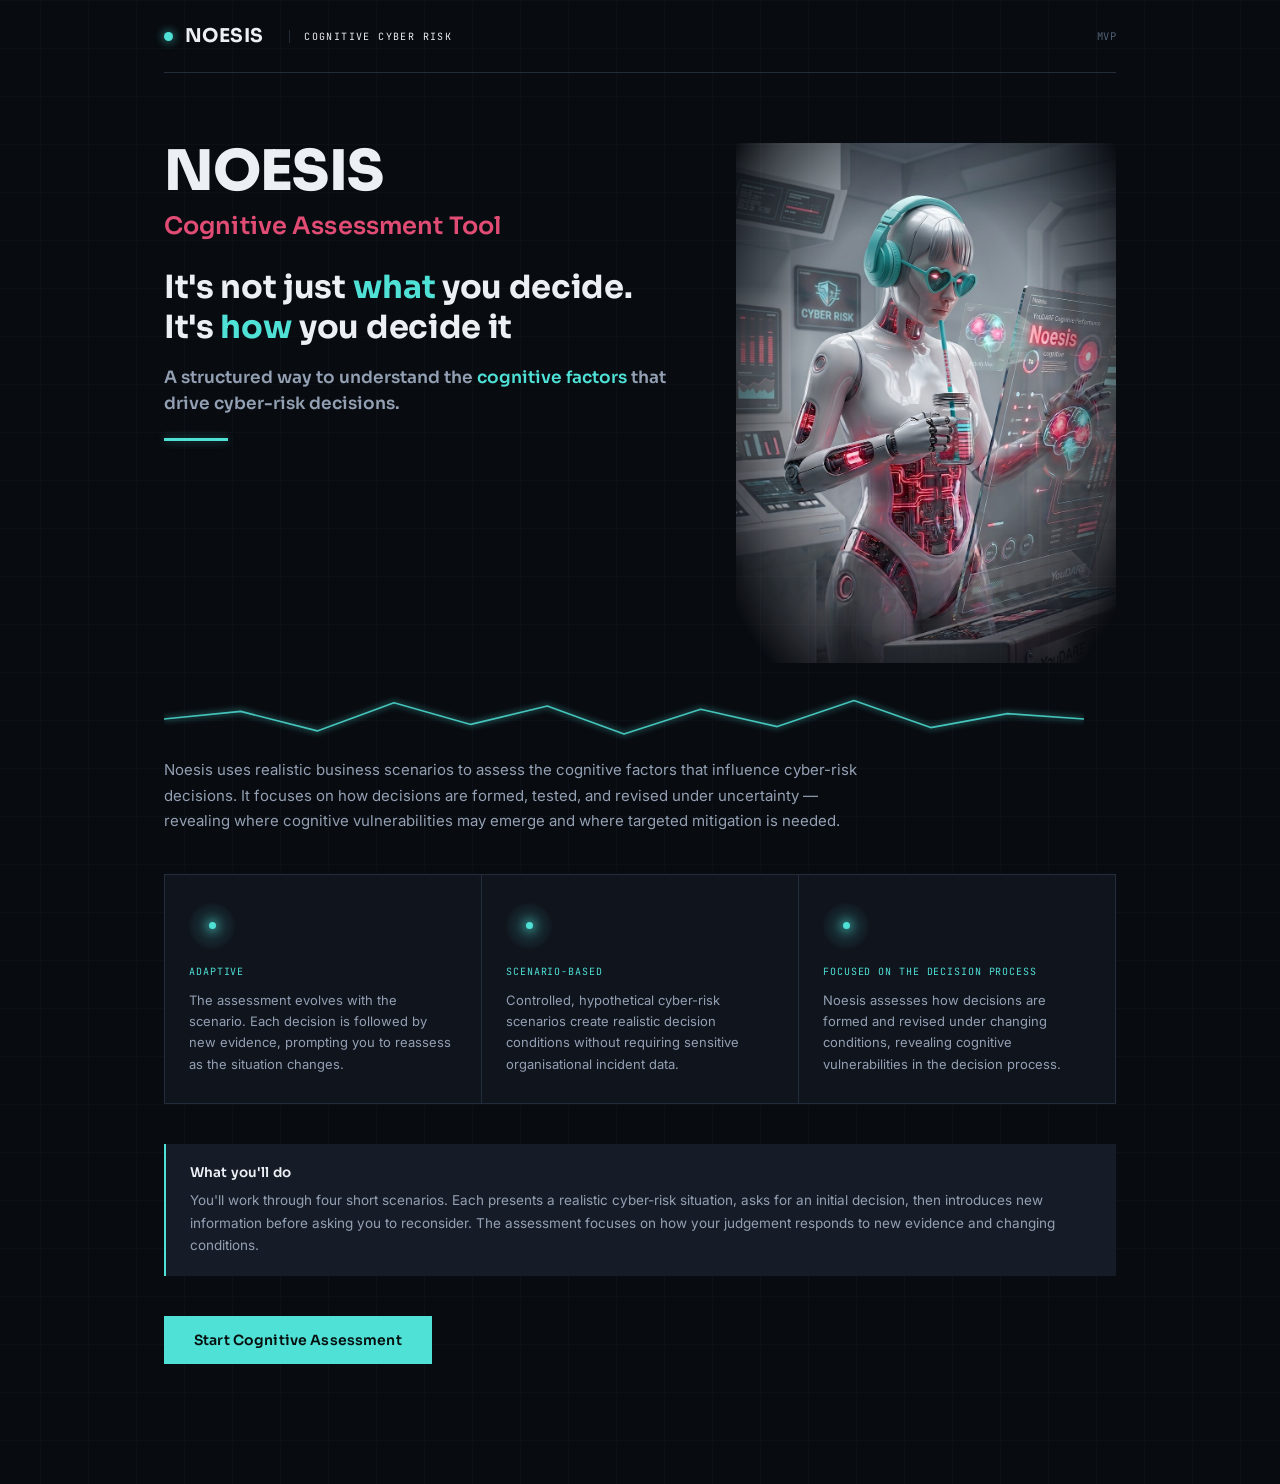
<file: index.html>
<!DOCTYPE html>
<html lang="en">
<head>
<meta charset="UTF-8">
<meta name="viewport" content="width=device-width, initial-scale=1.0">
<title>Noesis — Cognitive Cyber Risk Assessment</title>
<link rel="stylesheet" href="css/styles.css">
</head>
<body>
<div class="app" id="app"></div>
<script type="module" src="js/main.js"></script>
</body>
</html>
</file>
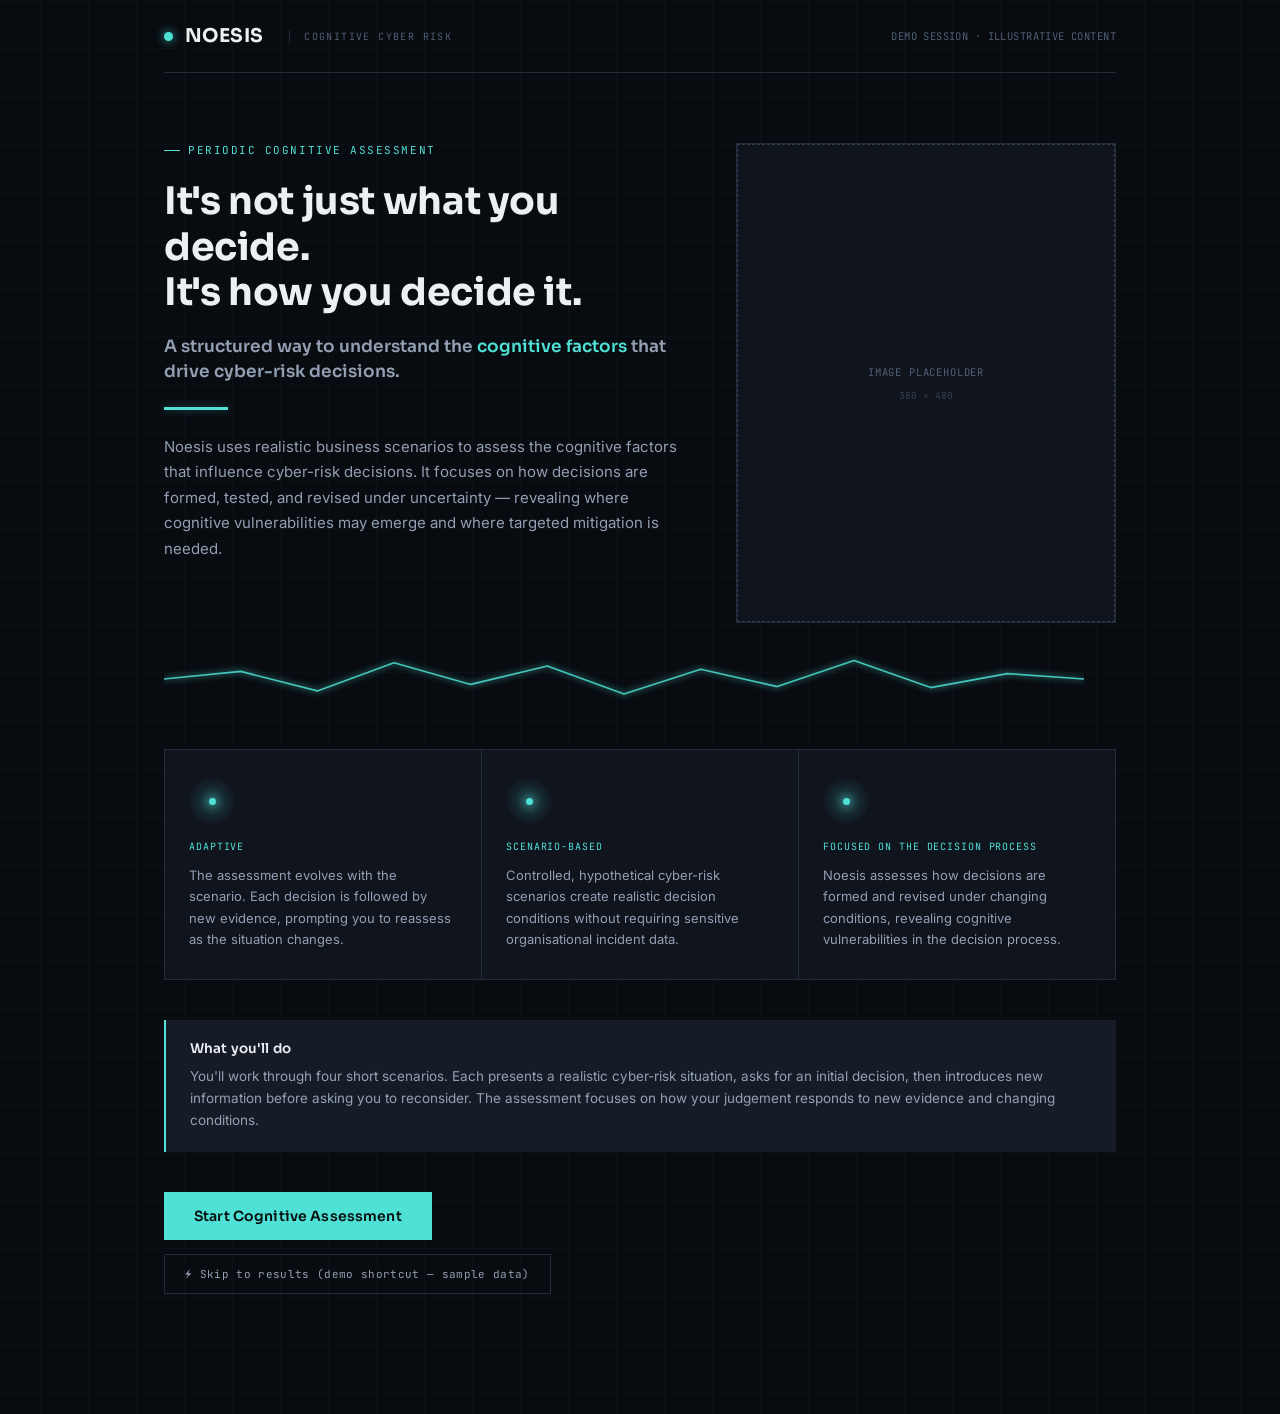
<file: reference/noesis-demo-v5.html>
<!DOCTYPE html>
<html lang="en">
<head>
<meta charset="UTF-8">
<meta name="viewport" content="width=device-width, initial-scale=1.0">
<title>Noesis — Cognitive Cyber Risk Assessment</title>
<style>
  @import url('https://fonts.googleapis.com/css2?family=Sora:wght@600;700;800&family=Inter:wght@400;500;600&family=JetBrains+Mono:wght@400;500&display=swap');

  :root{
    --bg: #080B10;
    --bg-grid: #0C1017;
    --surface: #10141D;
    --surface-raised: #161C27;
    --line: #232C3A;
    --line-bright: #2F3D4E;
    --text: #ECEFF4;
    --text-dim: #93A0B3;
    --text-faint: #526075;
    --signal: #4FE0D6;
    --signal-bright: #7FF0E8;
    --signal-dim: #1E6E68;
    --signal-glow: rgba(79,224,214,0.4);
    --signal-glow-strong: rgba(79,224,214,0.55);
    --risk: #FF6152;
    --risk-dim: #4A2420;
    --risk-bg: rgba(255,97,82,0.08);
    --moderate: #F5A623;
    --moderate-dim: #4A3717;
    --moderate-bg: rgba(245,166,35,0.08);
    --calm: #46D18A;
    --calm-dim: #1B4632;
    --calm-bg: rgba(70,209,138,0.08);
    --midtone: #6C9BD1;
    --display: 'Sora', sans-serif;
    --body: 'Inter', -apple-system, sans-serif;
    --mono: 'JetBrains Mono', ui-monospace, monospace;
  }

  * { box-sizing: border-box; }
  html, body {
    margin: 0; padding: 0;
    background: var(--bg);
    color: var(--text);
    font-family: var(--body);
    min-height: 100vh;
    -webkit-font-smoothing: antialiased;
  }
  body {
    background-image:
      linear-gradient(var(--bg-grid) 1px, transparent 1px),
      linear-gradient(90deg, var(--bg-grid) 1px, transparent 1px);
    background-size: 48px 48px;
    background-position: center top;
  }

  .app { max-width: 1000px; margin: 0 auto; padding: 0 24px 100px; }
  ::selection { background: var(--signal-glow); color: #fff; }

  /* ---------- TOP BAR ---------- */
  .topbar {
    display: flex; justify-content: space-between; align-items: center;
    padding: 24px 0; border-bottom: 1px solid var(--line);
    margin-bottom: 40px;
  }
  .wordmark { display: flex; align-items: center; gap: 12px; }
  .wm-mark {
    width: 9px; height: 9px; border-radius: 50%;
    background: var(--signal);
    box-shadow: 0 0 8px 2px var(--signal-glow);
    animation: pulse-dot 2.4s ease-in-out infinite;
  }
  @keyframes pulse-dot { 0%,100%{ opacity:1; } 50%{ opacity:0.4; } }
  .wm-text { font-family: var(--display); font-weight: 700; font-size: 19px; letter-spacing: 0.02em; color: var(--text); }
  .wm-tagline { font-family: var(--mono); font-size: 10px; letter-spacing: 0.14em; text-transform: uppercase; color: var(--text-faint); margin-left: 14px; padding-left: 14px; border-left: 1px solid var(--line); }
  .topbar-right { font-family: var(--mono); font-size: 10.5px; color: var(--text-faint); letter-spacing: 0.04em; }

  /* ---------- HUD PANEL FRAME ---------- */
  .hud-panel { position: relative; background: var(--surface); border: 1px solid var(--line); }
  .hud-corner { position: absolute; width: 14px; height: 14px; pointer-events: none; }
  .hud-corner.tl { top: -1px; left: -1px; border-top: 2px solid var(--signal); border-left: 2px solid var(--signal); }
  .hud-corner.br { bottom: -1px; right: -1px; border-bottom: 2px solid var(--signal); border-right: 2px solid var(--signal); }

  /* ---------- LANDING ---------- */
  .landing-hero { padding: 30px 0 20px; position: relative; }
  .hero-layout { display: grid; grid-template-columns: 1fr 380px; gap: 40px; align-items: start; }
  .hero-visual { position: relative; height: 480px; }
  .hero-visual-frame { width: 100%; height: 100%; border: 1px solid var(--line); background: var(--surface); overflow: hidden; position: relative; }
  @media (max-width: 800px) { .hero-layout { grid-template-columns: 1fr; } .hero-visual { height: 260px; } }

  .eyebrow {
    font-family: var(--mono); font-size: 11px; letter-spacing: 0.14em; text-transform: uppercase;
    color: var(--signal); margin-bottom: 22px; display: flex; align-items: center; gap: 8px;
  }
  .eyebrow::before { content: ''; width: 16px; height: 1px; background: var(--signal); }
  .headline {
    font-family: var(--display); font-weight: 700; font-size: 38px; line-height: 1.2; color: var(--text);
    max-width: 640px; margin: 0 0 18px; letter-spacing: -0.01em;
  }
  .headline-sub {
    font-family: var(--display); font-weight: 600; font-size: 17px; line-height: 1.5; color: var(--text-dim);
    max-width: 560px; margin: 0 0 22px;
  }
  .headline-sub .accent { color: var(--signal); }
  .sub { font-size: 15px; line-height: 1.7; color: var(--text-dim); max-width: 560px; margin-bottom: 20px; }

  .hero-underline { width: 64px; height: 3px; background: var(--signal); box-shadow: 0 0 10px var(--signal-glow); margin-bottom: 24px; }
  .hero-waveform { margin: 26px 0 40px; }

  .landing-grid { display: grid; grid-template-columns: repeat(3, 1fr); gap: 1px; background: var(--line); border: 1px solid var(--line); margin-bottom: 40px; }
  .landing-cell { background: var(--surface); padding: 28px 24px; position: relative; overflow: hidden; }
  .landing-cell .lc-glow {
    width: 46px; height: 46px; border-radius: 50%; margin-bottom: 16px;
    background: radial-gradient(circle, rgba(79,224,214,0.22) 0%, rgba(79,224,214,0.02) 70%);
    display: flex; align-items: center; justify-content: center;
  }
  .landing-cell .lc-glow .dot { width: 7px; height: 7px; border-radius: 50%; background: var(--signal); box-shadow: 0 0 10px 2px var(--signal-glow-strong); }
  .landing-cell .lc-label { font-family: var(--mono); font-size: 10px; letter-spacing: 0.09em; text-transform: uppercase; color: var(--signal); margin-bottom: 12px; }
  .landing-cell p { font-size: 13px; line-height: 1.65; color: var(--text-dim); margin: 0; }

  .not-block { background: var(--surface-raised); border-left: 2px solid var(--signal); padding: 20px 24px; margin-bottom: 40px; }
  .not-block .nb-title { font-family: var(--display); font-weight: 600; font-size: 13.5px; color: var(--text); margin-bottom: 8px; letter-spacing: 0.01em; }
  .not-block p { font-size: 13.5px; line-height: 1.65; color: var(--text-dim); margin: 0; }

  .btn-primary {
    background: var(--signal); color: #06110F; border: none; padding: 15px 30px;
    font-family: var(--display); font-weight: 600; font-size: 14px; cursor: pointer; letter-spacing: 0.01em;
    box-shadow: 0 0 0 0 var(--signal-glow); transition: box-shadow 0.2s ease, transform 0.15s ease;
  }
  .btn-primary:hover { box-shadow: 0 0 22px 2px var(--signal-glow); transform: translateY(-1px); }
  .btn-primary:disabled { opacity: 0.3; cursor: not-allowed; box-shadow: none; transform: none; }
  .btn-ghost {
    background: transparent; border: 1px solid var(--line); color: var(--text-dim);
    padding: 12px 20px; font-family: var(--mono); font-size: 11px; cursor: pointer; letter-spacing: 0.03em;
  }
  .btn-ghost:hover { border-color: var(--signal-dim); color: var(--signal); }
  .btn-ghost:disabled { opacity: 0.25; cursor: not-allowed; }

  /* ---------- BEFORE YOU BEGIN ---------- */
  .byb-stage { padding: 60px 50px; max-width: 620px; margin: 0 auto; text-align: center; }
  .byb-eyebrow {
    font-family: var(--mono); font-size: 11px; letter-spacing: 0.14em; text-transform: uppercase;
    color: var(--signal); margin-bottom: 20px; display: flex; align-items: center; justify-content: center; gap: 10px;
  }
  .byb-eyebrow::before, .byb-eyebrow::after { content: ''; width: 24px; height: 1px; background: var(--signal); opacity: 0.5; }
  .byb-title { font-family: var(--display); font-weight: 700; font-size: 28px; margin: 0 0 30px; }
  .byb-body { text-align: justify; }
  .byb-body p { font-size: 15px; line-height: 1.8; color: var(--text-dim); margin: 0 0 20px; }
  .byb-body strong { color: var(--text); }
  .byb-body p:last-child { margin-bottom: 0; }
  .byb-divider { width: 44px; height: 2px; background: var(--signal); box-shadow: 0 0 8px var(--signal-glow); margin: 0 auto 30px; }
  .byb-cta { margin-top: 38px; }

  /* ---------- PROGRESS RAIL ---------- */
  .progress-rail { display: flex; gap: 10px; margin-bottom: 34px; align-items: center; }
  .progress-seg { flex: 1; height: 28px; }
  .progress-label { font-family: var(--mono); font-size: 10px; color: var(--text-faint); white-space: nowrap; margin-left: 6px; letter-spacing: 0.04em; }

  /* ---------- STAGE ---------- */
  .stage { padding: 42px; }
  .stage-kicker { display: flex; justify-content: space-between; align-items: baseline; margin-bottom: 24px; }
  .stage-eyebrow { font-family: var(--display); font-weight: 600; font-size: 15px; letter-spacing: 0.01em; color: var(--text); }
  .stage-index { font-family: var(--mono); font-size: 10.5px; color: var(--signal); letter-spacing: 0.05em; text-transform: uppercase; }

  .scenario-text { font-size: 16.5px; line-height: 1.75; color: var(--text-dim); max-width: 660px; margin-bottom: 32px; }
  .prompt-label { font-family: var(--display); font-size: 13.5px; font-weight: 600; color: var(--text); margin-bottom: 14px; letter-spacing: 0.01em; }

  .choice-list { display: flex; flex-direction: column; gap: 10px; margin-bottom: 6px; }
  .choice {
    text-align: left; background: var(--surface-raised); border: 1px solid var(--line); color: var(--text);
    padding: 16px 18px; font-family: var(--body); font-size: 14px; line-height: 1.55; cursor: pointer;
    transition: border-color 0.15s ease, background 0.15s ease;
  }
  .choice:hover { border-color: var(--signal-dim); }
  .choice.selected { border-color: var(--signal); background: rgba(79,224,214,0.06); }
  .choice .tag { display: inline-block; font-family: var(--mono); font-size: 10px; color: var(--signal); margin-right: 10px; }

  .source-grid { display: grid; grid-template-columns: 1fr 1fr; gap: 10px; margin-bottom: 8px; }
  .source-card {
    text-align: left; background: var(--surface-raised); border: 1px solid var(--line); padding: 16px 18px;
    font-family: var(--body); font-size: 13px; line-height: 1.55; cursor: pointer; color: var(--text);
  }
  .source-card:hover { border-color: var(--signal-dim); }
  .source-card.selected { border-color: var(--signal); background: rgba(79,224,214,0.06); }
  .source-card .sc-num { font-family: var(--mono); font-size: 10px; color: var(--signal); display: block; margin-bottom: 8px; letter-spacing: 0.04em; }
  .source-hint { font-family: var(--mono); font-size: 10.5px; color: var(--text-faint); margin: -2px 0 16px; letter-spacing: 0.03em; }

  .confidence-block { margin-top: 28px; padding-top: 24px; border-top: 1px solid var(--line); }
  .confidence-row { display: flex; align-items: center; gap: 16px; }
  .confidence-row input[type=range] { flex: 1; accent-color: var(--signal); }
  .confidence-value { font-family: var(--mono); font-size: 13px; color: var(--signal); min-width: 42px; text-align: right; }

  .injected-info {
    background: var(--surface-raised); border-left: 2px solid var(--moderate); padding: 20px 22px;
    margin: 28px 0 32px; font-size: 15.5px; line-height: 1.7; color: var(--text-dim);
  }
  .injected-info .label { display: block; font-family: var(--mono); font-size: 10px; letter-spacing: 0.08em; text-transform: uppercase; color: var(--moderate); margin-bottom: 10px; }

  .nav-row { display: flex; justify-content: flex-end; gap: 12px; margin-top: 30px; }

  /* ---------- DASHBOARD ---------- */
  .dash-header { margin-bottom: 28px; }
  .dash-title { font-family: var(--display); font-weight: 600; font-size: 27px; margin: 0 0 8px; letter-spacing: -0.005em; }
  .dash-sub { font-size: 13px; color: var(--text-dim); font-family: var(--mono); letter-spacing: 0.01em; }

  .risk-banner {
    display: flex; align-items: center; justify-content: space-between;
    padding: 22px 30px; margin-bottom: 8px; border: 1px solid;
  }
  .risk-banner.HIGH { background: var(--risk-bg); border-color: rgba(255,97,82,0.35); }
  .risk-banner.ELEVATED, .risk-banner.MODERATE { background: var(--moderate-bg); border-color: rgba(245,166,35,0.35); }
  .risk-banner.LOW { background: var(--calm-bg); border-color: rgba(70,209,138,0.35); }
  .rb-label { font-family: var(--mono); font-size: 10.5px; letter-spacing: 0.09em; text-transform: uppercase; opacity: 0.8; }
  .rb-level { font-family: var(--display); font-weight: 700; font-size: 30px; margin-top: 6px; letter-spacing: 0.01em; }
  .risk-banner.HIGH .rb-level, .risk-banner.HIGH .rb-label { color: var(--risk); }
  .risk-banner.ELEVATED .rb-level, .risk-banner.ELEVATED .rb-label,
  .risk-banner.MODERATE .rb-level, .risk-banner.MODERATE .rb-label { color: var(--moderate); }
  .risk-banner.LOW .rb-level, .risk-banner.LOW .rb-label { color: var(--calm); }
  .rb-note { font-family: var(--mono); font-size: 10.5px; color: var(--text-faint); margin: 0 0 26px; letter-spacing: 0.01em; }

  .section-block { margin-bottom: 26px; }
  .section-heading { display: flex; align-items: baseline; justify-content: space-between; margin-bottom: 1px; }
  .section-heading h2 { font-family: var(--display); font-size: 14px; font-weight: 600; color: var(--text); margin: 0; letter-spacing: 0.01em; }
  .section-heading .sh-q { font-family: var(--mono); font-size: 10.5px; color: var(--text-faint); letter-spacing: 0.02em; }
  .section-panel { background: var(--surface); border: 1px solid var(--line); padding: 26px; margin-top: 10px; }

  .vuln-row { margin-bottom: 22px; }
  .vuln-row:last-child { margin-bottom: 0; }
  .vuln-top { display: flex; justify-content: space-between; align-items: baseline; font-size: 13.5px; margin-bottom: 10px; }
  .vuln-name { color: var(--text); font-family: var(--body); font-weight: 500; }
  .vuln-level { font-family: var(--mono); font-size: 10.5px; letter-spacing: 0.04em; }
  .vuln-level.strong { color: var(--risk); }
  .vuln-level.moderate { color: var(--moderate); }
  .vuln-level.weak { color: var(--calm); }

  .scale-track { position: relative; height: 4px; background: var(--line); border-radius: 2px; }
  .scale-labels { display: flex; justify-content: space-between; margin-top: 8px; }
  .scale-labels span { font-family: var(--mono); font-size: 9px; letter-spacing: 0.05em; color: var(--text-faint); text-transform: uppercase; }
  .scale-marker { position: absolute; top: 50%; width: 11px; height: 11px; border-radius: 50%; transform: translate(-50%, -50%); }
  .scale-marker.strong { background: var(--risk); box-shadow: 0 0 8px rgba(255,97,82,0.6); }
  .scale-marker.moderate { background: var(--moderate); box-shadow: 0 0 8px rgba(245,166,35,0.6); }
  .scale-marker.weak { background: var(--calm); box-shadow: 0 0 8px rgba(70,209,138,0.6); }

  .tag-list { display: flex; flex-wrap: wrap; gap: 8px; }
  .tag-chip { font-family: var(--mono); font-size: 10.5px; padding: 7px 11px; border: 1px solid var(--line); color: var(--text-dim); letter-spacing: 0.02em; }
  .tag-chip.warn { border-color: rgba(255,97,82,0.4); color: var(--risk); background: var(--risk-bg); }
  .tag-chip.good { border-color: rgba(70,209,138,0.4); color: var(--calm); background: var(--calm-bg); }
  .tag-chip.bad { border-color: rgba(255,97,82,0.4); color: var(--risk); background: var(--risk-bg); }

  .safeguard-list { display: flex; flex-direction: column; gap: 10px; }
  .safeguard-row { display: flex; justify-content: space-between; align-items: center; padding: 12px 14px; background: var(--surface-raised); border-left: 2px solid var(--line); }
  .safeguard-row.good { border-left-color: var(--calm); }
  .safeguard-row.bad { border-left-color: var(--risk); }
  .safeguard-row .sg-name { font-family: var(--body); font-size: 13px; font-weight: 500; color: var(--text); }
  .safeguard-row .sg-obs { font-family: var(--mono); font-size: 10.5px; letter-spacing: 0.02em; }
  .safeguard-row.good .sg-obs { color: var(--calm); }
  .safeguard-row.bad .sg-obs { color: var(--risk); }

  /* ---------- MITIGATION ROADMAP (dominant section) ---------- */
  .roadmap-panel {
    background: var(--surface); border: 1px solid var(--line); border-top: 3px solid var(--signal);
    padding: 36px; margin-top: 10px;
  }
  .roadmap-heading { display: flex; align-items: baseline; justify-content: space-between; margin-bottom: 6px; }
  .roadmap-heading h2 { font-family: var(--display); font-size: 19px; font-weight: 700; color: var(--text); margin: 0; }
  .roadmap-sub { font-family: var(--mono); font-size: 11px; color: var(--text-faint); margin-bottom: 28px; }

  .roadmap-item { padding: 22px 0; border-top: 1px solid var(--line); }
  .roadmap-item:first-of-type { border-top: none; padding-top: 0; }
  .ri-top { display: flex; align-items: center; gap: 12px; margin-bottom: 10px; }
  .ri-priority { font-family: var(--mono); font-size: 10.5px; letter-spacing: 0.05em; color: var(--signal); text-transform: uppercase; }
  .ri-construct { font-family: var(--display); font-weight: 600; font-size: 15px; color: var(--text); }
  .ri-action { font-family: var(--body); font-weight: 600; font-size: 14.5px; color: var(--text); margin-bottom: 8px; }
  .ri-detail { font-size: 13.5px; line-height: 1.65; color: var(--text-dim); margin-bottom: 14px; max-width: 640px; }
  .ri-meta { display: flex; flex-wrap: wrap; gap: 10px; }
  .ri-meta span { font-family: var(--mono); font-size: 10px; letter-spacing: 0.03em; color: var(--text-faint); border: 1px solid var(--line); padding: 5px 10px; }
  .ri-meta span.priority-high { color: var(--risk); border-color: rgba(255,97,82,0.35); }
  .ri-meta span.priority-medium { color: var(--moderate); border-color: rgba(245,166,35,0.35); }

  .roadmap-closing {
    margin-top: 24px; padding-top: 24px; border-top: 1px solid var(--line);
    display: flex; align-items: center; justify-content: space-between; gap: 20px; flex-wrap: wrap;
  }
  .roadmap-closing .rc-text { max-width: 500px; }
  .roadmap-closing .rc-label { font-family: var(--mono); font-size: 10px; letter-spacing: 0.06em; text-transform: uppercase; color: var(--signal); margin-bottom: 6px; }
  .roadmap-closing .rc-desc { font-size: 13px; line-height: 1.6; color: var(--text-dim); }

  .footer-note {
    background: var(--surface); border: 1px solid var(--line); border-top: none;
    padding: 20px 28px; font-family: var(--mono); font-size: 10.5px; line-height: 1.75; color: var(--text-faint); letter-spacing: 0.01em;
  }

  .demo-flag {
    display: inline-flex; align-items: center; gap: 7px; font-family: var(--mono); font-size: 10px; letter-spacing: 0.06em; text-transform: uppercase;
    color: var(--text-faint); border: 1px solid var(--line); padding: 5px 10px; margin-bottom: 22px;
  }
  .demo-flag::before { content: ''; width: 5px; height: 5px; border-radius: 50%; background: var(--moderate); }

  .action-row { display: flex; justify-content: space-between; align-items: center; margin-top: 34px; }

  /* ---------- LONGITUDINAL ---------- */
  .longi-chart { background: var(--surface); border: 1px solid var(--line); padding: 32px; margin-bottom: 26px; }
  .longi-svg-wrap { width: 100%; overflow-x: auto; }
  .longi-legend { display: flex; gap: 20px; margin-top: 20px; flex-wrap: wrap; }
  .legend-item { display: flex; align-items: center; gap: 8px; font-family: var(--mono); font-size: 10.5px; color: var(--text-dim); }
  .legend-dot { width: 8px; height: 8px; border-radius: 50%; }

  .session-table { width: 100%; border-collapse: collapse; font-size: 12.5px; font-family: var(--body); }
  .session-table th { text-align: left; font-family: var(--mono); font-size: 10px; text-transform: uppercase; letter-spacing: 0.05em; color: var(--text-faint); padding: 12px 16px; border-bottom: 1px solid var(--line); }
  .session-table td { padding: 13px 16px; border-bottom: 1px solid var(--line); color: var(--text-dim); }
  .session-table td.high-cell { color: var(--risk); font-family: var(--mono); font-size: 11px; }
  .session-table td.elevated-cell { color: var(--moderate); font-family: var(--mono); font-size: 11px; }
  .session-table td.moderate-cell { color: var(--midtone); font-family: var(--mono); font-size: 11px; }
  .session-table td.low-cell { color: var(--calm); font-family: var(--mono); font-size: 11px; }

  @media (max-width: 680px) {
    .landing-grid, .source-grid { grid-template-columns: 1fr; }
    .stage { padding: 28px 20px; }
    .headline { font-size: 28px; }
    .risk-banner { flex-direction: column; align-items: flex-start; gap: 12px; }
    .action-row { flex-direction: column; gap: 14px; align-items: stretch; }
    .roadmap-closing { flex-direction: column; align-items: flex-start; }
  }
</style>
</head>
<body>
<div class="app" id="app"></div>

<script>
/* ============ FRAMEWORK DATA ============ */

const SCENARIOS = [
  {
    id: 'anchoring',
    label: 'Anchoring',
    title: 'Vendor Anomaly',
    kind: 'reassess',
    narrative: `A critical vendor supporting payment processing has shown anomalous traffic patterns in the systems that connect to the vendor for payment processing over the last 48 hours. Your internal monitoring team flags the anomaly as "likely related to a scheduled infrastructure update on the vendor's side," citing an email from the vendor confirming planned maintenance during this period. There is no direct evidence of compromise yet. The vendor has been a partner for six years, with no known prior security incidents.`,
    prompt: 'Initial decision — what do you do?',
    choices: [
      { id: 'A', text: 'Accept the vendor\'s explanation — no immediate escalation is necessary.' },
      { id: 'B', text: 'Proceed with an independent verification before closing the case.' },
      { id: 'C', text: 'Request detailed logs from the vendor before deciding.' }
    ],
    confidence: true,
    injected: {
      label: 'Update',
      text: 'Six hours later, an independent analysis of network traffic finds that the anomalous patterns do not match typical infrastructure-update behaviour. Two IPs involved in the data exchange do not appear on the vendor\'s declared asset list.'
    },
    reassessPrompt: 'Does this change your initial assessment?',
    reassessChoices: [
      { id: 'A', text: 'No — I maintain the vendor\'s explanation; likely a false alarm.' },
      { id: 'B', text: 'Partially — I raise the attention level but don\'t open incident response yet.' },
      { id: 'C', text: 'Yes — I open incident response immediately.' }
    ]
  },
  {
    id: 'confirmation',
    label: 'Confirmation bias',
    title: 'Insider Data Access',
    kind: 'sources',
    narrative: `The Data Loss Prevention system flags that an R&D employee downloaded an unusually high volume of confidential documents in the last 24 hours, shortly before scheduled leave. The employee has legitimate access to those documents as part of their role. No other information is available yet.`,
    prompt: 'Initial hypothesis — what\'s your read on this?',
    choices: [
      { id: 'A', text: 'Likely preparing for legitimate work-related activity during leave.' },
      { id: 'B', text: 'Could be an attempt to exfiltrate data before going on leave.' },
      { id: 'C', text: 'Not enough information to form a hypothesis yet.' }
    ],
    confidence: true,
    sourcesPrompt: 'Before reporting to the CISO, you have time to check two of the following. Which do you choose?',
    sourceHint: 'Select exactly 2',
    sources: [
      { id: 1, text: 'This employee\'s history of similar downloads/access in previous months.' },
      { id: 2, text: 'Any HR signals — recent reviews, negative evaluations, indications of departure.' },
      { id: 3, text: 'Confirmation from the direct manager on standard practice of backing up materials before leave.' },
      { id: 4, text: 'Whether the downloaded files were shared or sent to external emails or personal devices.' }
    ],
    finalPrompt: 'Final decision',
    finalChoices: [
      { id: 'A', text: 'Close the case — behaviour is not anomalous.' },
      { id: 'B', text: 'Continue monitoring — no escalation for now.' },
      { id: 'C', text: 'Flag as a potential incident and open formal review.' }
    ]
  },
  {
    id: 'authority',
    label: 'Authority cues',
    title: 'Go-Live Decision',
    kind: 'reassess',
    narrative: `You are responsible for the security sign-off for a new module of the company app. During a pre-launch security audit, your team identifies a medium-severity vulnerability in this module, scheduled for public release in 48 hours. The fix would require delaying the launch by about a week. Your technical team recommends delaying.`,
    prompt: 'Initial decision — what do you do?',
    choices: [
      { id: 'A', text: 'Follow the technical team\'s recommendation and delay the launch.' },
      { id: 'B', text: 'Consider a temporary mitigation that allows launching while monitoring closely.' },
      { id: 'C', text: 'Request an independent second technical opinion before deciding.' }
    ],
    confidence: true,
    injected: {
      label: 'Update',
      text: 'The VP of Product, who is accountable for the launch, responds: "I\'m aware of the vulnerability, saw it in the report. It\'s a risk we can accept for a week — the launch has already been communicated to investors. Let\'s proceed on schedule." No new technical elements are provided, only the instruction to proceed.'
    },
    reassessPrompt: 'How do you proceed?',
    reassessChoices: [
      { id: 'A', text: 'Proceed with the launch as requested by the VP.' },
      { id: 'B', text: 'Proceed, but formally request the accepted risk be documented in writing by the VP.' },
      { id: 'C', text: 'Maintain the technical position and request a discussion before proceeding, escalating if needed.' }
    ]
  },
  {
    id: 'automation',
    label: 'Automation bias',
    title: 'Unusual Login Alert',
    kind: 'reassess',
    narrative: `Your SIEM automatically assigns a risk score to every alert, calculated across dozens of historical parameters. An alert for a login attempt from an unusual geolocation receives a low score (12/100), because the system classifies it as a likely false positive — the user has previously used a known corporate VPN from similar locations. Meanwhile, a security analyst manually notices that the login time is unusual for that user's typical pattern, and that the account holds elevated privileges.`,
    prompt: 'Initial decision — what do you do?',
    choices: [
      { id: 'A', text: 'Rely on the system score — low priority, no immediate action needed.' },
      { id: 'B', text: 'Despite the low score, run a quick manual check given the account\'s sensitivity.' },
      { id: 'C', text: 'Escalate directly as a potential incident, overriding the automated score.' }
    ],
    confidence: true,
    injected: {
      label: 'Update',
      text: 'You confirm that while the VPN is indeed known, this is the first access ever from that privileged account through this specific VPN endpoint — a detail the scoring model does not include among its parameters.'
    },
    reassessPrompt: 'Does this change your assessment?',
    reassessChoices: [
      { id: 'A', text: 'Confirm low priority — the score remains the primary reference.' },
      { id: 'B', text: 'Raise priority and run a deeper check, without declaring an incident.' },
      { id: 'C', text: 'Treat this as a potential incident and open formal response.' }
    ]
  }
];

const CONSTRUCT_LABELS = { anchoring: 'Anchoring', confirmation: 'Confirmation bias', authority: 'Authority cues', automation: 'Automation bias' };

const SAFEGUARD_TEXT = {
  anchoring: { good: 'Reassessment behaviour observed', bad: 'No reassessment observed' },
  confirmation: { good: 'Diagnostic evidence seeking observed', bad: 'Selective evidence seeking observed' },
  authority: { good: 'Independent judgement maintained', bad: 'Deference to authority observed' },
  automation: { good: 'Contextual verification applied', bad: 'Reliance on automated output observed' }
};

const INTERVENTIONS = [
  {
    id: 'reassessment_checkpoint',
    title: 'Strengthen reassessment',
    action: 'Introduce a structured reassessment checkpoint',
    detail: 'Require decision makers to explicitly record what new evidence emerged, whether it changes the initial assessment, and why the judgement was maintained or revised.',
    targets: ['anchoring', 'confirmation'],
    level: 'Decision / Process'
  },
  {
    id: 'evidence_challenge',
    title: 'Challenge the evidence base',
    action: 'Introduce an evidence-challenge prompt',
    detail: 'Before finalising high-impact decisions, explicitly ask: "What evidence would change my current assessment?"',
    targets: ['confirmation', 'anchoring'],
    level: 'Decision / Workflow'
  },
  {
    id: 'independent_escalation',
    title: 'Protect independent judgement',
    action: 'Create an independent escalation checkpoint',
    detail: 'When technical evidence conflicts with senior stakeholder pressure, require review by an independent decision-maker or control function.',
    targets: ['authority'],
    level: 'Governance'
  },
  {
    id: 'automation_oversight',
    title: 'Strengthen human oversight of automation',
    action: 'Introduce contextual review of automated outputs',
    detail: 'Require human verification when relevant contextual signals fall outside the parameters used by automated risk-scoring systems.',
    targets: ['automation'],
    level: 'Workflow / System'
  }
];

/* ============ STATE ============ */

const state = {
  screen: 'landing',        // landing | beforeYouBegin | scenario | dashboard | longitudinal
  scenarioIdx: 0,
  currentPhase: 'decide',
  scenarioData: {},          // keyed by scenario id
  results: {}
};

const app = document.getElementById('app');

function getScenarioData(id) {
  if (!state.scenarioData[id]) {
    state.scenarioData[id] = { selectedChoice: null, confidence: 50, selectedSources: [], reassessChoice: null, finalChoice: null };
  }
  return state.scenarioData[id];
}

function phasesFor(sc) {
  return sc.kind === 'sources' ? ['decide', 'sources', 'final'] : ['decide', 'injected'];
}

/* ============ WAVEFORM (progress rail + landing decorative wave only) ============ */

function waveformPath(w, h, amp) {
  const points = [0, 0.35, -0.55, 0.75, -0.25, 0.6, -0.7, 0.45, -0.35, 0.85, -0.4, 0.25, 0];
  const n = points.length - 1;
  const stepX = w / n;
  const midY = h / 2;
  let d = `M 0 ${midY.toFixed(1)}`;
  points.forEach((p, i) => {
    const x = i * stepX;
    const y = midY - p * amp * (h / 2 - 3);
    d += ` L ${x.toFixed(1)} ${y.toFixed(1)}`;
  });
  return d;
}
function waveformSVG(w, h, amp, color, glow) {
  const path = waveformPath(w, h, amp);
  const glowFilter = glow ? `filter="drop-shadow(0 0 3px ${color})"` : '';
  return `<svg width="${w}" height="${h}" viewBox="0 0 ${w} ${h}" style="display:block;">
    <path d="${path}" fill="none" stroke="${color}" stroke-width="1.6" stroke-linejoin="round" stroke-linecap="round" ${glowFilter} opacity="${0.35 + amp * 0.65}" />
  </svg>`;
}

function topbar() {
  return `
    <div class="topbar">
      <div class="wordmark">
        <div class="wm-mark"></div>
        <div class="wm-text">NOESIS</div>
        <div class="wm-tagline">Cognitive Cyber Risk</div>
      </div>
      <div class="topbar-right">DEMO SESSION · ILLUSTRATIVE CONTENT</div>
    </div>
  `;
}
function hudWrap(innerHtml) {
  return `<div class="hud-panel"><div class="hud-corner tl"></div><div class="hud-corner br"></div>${innerHtml}</div>`;
}

function render() {
  if (state.screen === 'landing') renderLanding();
  else if (state.screen === 'beforeYouBegin') renderBeforeYouBegin();
  else if (state.screen === 'scenario') renderScenario();
  else if (state.screen === 'dashboard') renderDashboard();
  else if (state.screen === 'longitudinal') renderLongitudinal();
}

/* ============ LANDING ============ */

function heroVisualPlaceholder() {
  return `
    <div style="width:100%; height:100%; display:flex; align-items:center; justify-content:center; flex-direction:column; gap:10px; border:1px dashed var(--line-bright);">
      <div style="font-family: var(--mono); font-size: 10.5px; letter-spacing: 0.08em; text-transform: uppercase; color: var(--text-faint);">Image placeholder</div>
      <div style="font-family: var(--mono); font-size: 9.5px; color: var(--text-faint); opacity: 0.6;">380 × 480</div>
    </div>
  `;
}

function renderLanding() {
  app.innerHTML = `
    ${topbar()}
    <div class="landing-hero">
      <div class="hero-layout">
        <div class="hero-copy">
          <div class="eyebrow">Periodic Cognitive Assessment</div>
          <div class="headline">It's not just what you decide.<br>It's how you decide it.</div>
          <div class="headline-sub">A structured way to understand the <span class="accent">cognitive factors</span> that drive cyber-risk decisions.</div>
          <div class="hero-underline"></div>
          <div class="sub">Noesis uses realistic business scenarios to assess the cognitive factors that influence cyber-risk decisions. It focuses on how decisions are formed, tested, and revised under uncertainty — revealing where cognitive vulnerabilities may emerge and where targeted mitigation is needed.</div>
        </div>
        <div class="hero-visual">
          <div class="hero-visual-frame">${heroVisualPlaceholder()}</div>
        </div>
      </div>

      <div class="hero-waveform">${waveformSVG(920, 60, 0.8, '#4FE0D6', true)}</div>

      <div class="landing-grid">
        <div class="landing-cell">
          <div class="lc-glow"><div class="dot"></div></div>
          <div class="lc-label">Adaptive</div>
          <p>The assessment evolves with the scenario. Each decision is followed by new evidence, prompting you to reassess as the situation changes.</p>
        </div>
        <div class="landing-cell">
          <div class="lc-glow"><div class="dot"></div></div>
          <div class="lc-label">Scenario-based</div>
          <p>Controlled, hypothetical cyber-risk scenarios create realistic decision conditions without requiring sensitive organisational incident data.</p>
        </div>
        <div class="landing-cell">
          <div class="lc-glow"><div class="dot"></div></div>
          <div class="lc-label">Focused on the decision process</div>
          <p>Noesis assesses how decisions are formed and revised under changing conditions, revealing cognitive vulnerabilities in the decision process.</p>
        </div>
      </div>

      <div class="not-block">
        <div class="nb-title">What you'll do</div>
        <p>You'll work through four short scenarios. Each presents a realistic cyber-risk situation, asks for an initial decision, then introduces new information before asking you to reconsider. The assessment focuses on how your judgement responds to new evidence and changing conditions.</p>
      </div>

      <button class="btn-primary" onclick="goToBeforeYouBegin()">Start Cognitive Assessment</button>
      <div style="margin-top:14px;">
        <button class="btn-ghost" onclick="skipToDashboard()">⚡ Skip to results (demo shortcut — sample data)</button>
      </div>
    </div>
  `;
}

function skipToDashboard() {
  // Demo-only helper: populates plausible sample results so the dashboard can be reviewed without repeating the full flow.
  state.results = {
    anchoring: { level: 'strong', controlActive: false, initial: 'A', reassess: 'A', confidence: 72 },
    confirmation: { level: 'moderate', controlActive: false, hypothesis: 'A', sources: [1, 3], finalChoice: 'A', confidence: 60 },
    authority: { level: 'moderate', controlActive: true, initial: 'A', reassess: 'B', confidence: 45 },
    automation: { level: 'weak', controlActive: true, initial: 'B', reassess: 'C', confidence: 40 }
  };
  state.screen = 'dashboard';
  render();
}

function goToBeforeYouBegin() {
  state.screen = 'beforeYouBegin';
  render();
}

function renderBeforeYouBegin() {
  app.innerHTML = `
    ${topbar()}
    ${hudWrap(`<div class="byb-stage">
      <div class="byb-eyebrow">Before You Begin</div>
      <div class="byb-title">How to approach this assessment</div>
      <div class="byb-divider"></div>
      <div class="byb-body">
        <p><strong>No single answer determines your result.</strong> Noesis looks at how your decisions evolve across each scenario — including your initial judgement, confidence, the information you choose to consider, and how you respond to new evidence.</p>
        <p>The assessment considers the overall decision process, not any individual choice in isolation. Respond as you would in a real situation, based on the information available at each step.</p>
      </div>
      <div class="byb-cta">
        <button class="btn-primary" onclick="startAssessment()">Start Assessment</button>
      </div>
    </div>`)}
  `;
}

function startAssessment() {
  state.screen = 'scenario';
  state.scenarioIdx = 0;
  state.currentPhase = 'decide';
  render();
}

/* ============ SCENARIO FLOW ============ */

function progressRail() {
  const total = SCENARIOS.length;
  const segs = SCENARIOS.map((s, i) => {
    let amp, color;
    if (i < state.scenarioIdx) { amp = 1; color = '#4FE0D6'; }
    else if (i === state.scenarioIdx) { amp = 0.6; color = '#4FE0D6'; }
    else { amp = 0.08; color = '#4E5769'; }
    return `<div class="progress-seg">${waveformSVG(200, 28, amp, color, i <= state.scenarioIdx)}</div>`;
  }).join('');
  return `<div class="progress-rail">${segs}<div class="progress-label">${state.scenarioIdx + 1} / ${total}</div></div>`;
}

function canGoForward() {
  const sc = SCENARIOS[state.scenarioIdx];
  const d = getScenarioData(sc.id);
  if (state.currentPhase === 'decide') return !!d.selectedChoice;
  if (state.currentPhase === 'sources') return d.selectedSources.length === 2;
  if (state.currentPhase === 'injected') return !!d.reassessChoice;
  if (state.currentPhase === 'final') return !!d.finalChoice;
  return false;
}

function navRow() {
  const isVeryFirst = state.scenarioIdx === 0 && state.currentPhase === 'decide';
  return `
    <div class="nav-row">
      <button class="btn-ghost" onclick="goBack()">← Back</button>
      <button class="btn-primary" ${canGoForward() ? '' : 'disabled'} onclick="goForward()">Forward →</button>
    </div>
  `;
}

function renderScenario() {
  const sc = SCENARIOS[state.scenarioIdx];
  const d = getScenarioData(sc.id);
  let body = '';

  if (state.currentPhase === 'decide') {
    body = `
      <div class="scenario-text">${sc.narrative}</div>
      <div class="prompt-label">${sc.prompt}</div>
      <div class="choice-list">
        ${sc.choices.map(c => `<button class="choice ${d.selectedChoice === c.id ? 'selected' : ''}" onclick="selectChoice('${c.id}')"><span class="tag">${c.id}</span>${c.text}</button>`).join('')}
      </div>
      <div class="confidence-block">
        <div class="prompt-label">How confident are you in this ${sc.kind === 'sources' ? 'hypothesis' : 'assessment'}?</div>
        <div class="confidence-row">
          <input type="range" min="0" max="100" value="${d.confidence}" oninput="updateConfidence(this.value)">
          <span class="confidence-value" id="confval">${d.confidence}%</span>
        </div>
      </div>
      ${navRow()}
    `;
  } else if (state.currentPhase === 'injected') {
    body = `
      <div class="injected-info">
        <span class="label">${sc.injected.label}</span>
        ${sc.injected.text}
      </div>
      <div class="prompt-label">${sc.reassessPrompt}</div>
      <div class="choice-list">
        ${sc.reassessChoices.map(c => `<button class="choice ${d.reassessChoice === c.id ? 'selected' : ''}" onclick="selectReassess('${c.id}')"><span class="tag">${c.id}</span>${c.text}</button>`).join('')}
      </div>
      ${navRow()}
    `;
  } else if (state.currentPhase === 'sources') {
    body = `
      <div class="prompt-label">${sc.sourcesPrompt}</div>
      <div class="source-hint">${sc.sourceHint} — selected: ${d.selectedSources.length}/2</div>
      <div class="source-grid">
        ${sc.sources.map(s => `
          <button class="source-card ${d.selectedSources.includes(s.id) ? 'selected' : ''}" onclick="toggleSource(${s.id})">
            <span class="sc-num">SOURCE ${s.id}</span>${s.text}
          </button>
        `).join('')}
      </div>
      ${navRow()}
    `;
  } else if (state.currentPhase === 'final') {
    body = `
      <div class="prompt-label">${sc.finalPrompt}</div>
      <div class="choice-list">
        ${sc.finalChoices.map(c => `<button class="choice ${d.finalChoice === c.id ? 'selected' : ''}" onclick="selectFinal('${c.id}')"><span class="tag">${c.id}</span>${c.text}</button>`).join('')}
      </div>
      ${navRow()}
    `;
  }

  app.innerHTML = `
    ${topbar()}
    ${progressRail()}
    ${hudWrap(`<div class="stage">
      <div class="stage-kicker">
        <div class="stage-eyebrow">${sc.title}</div>
        <div class="stage-index">${sc.label}</div>
      </div>
      ${body}
    </div>`)}
  `;
}

function selectChoice(id) { getScenarioData(SCENARIOS[state.scenarioIdx].id).selectedChoice = id; render(); }
function selectReassess(id) { getScenarioData(SCENARIOS[state.scenarioIdx].id).reassessChoice = id; render(); }
function selectFinal(id) { getScenarioData(SCENARIOS[state.scenarioIdx].id).finalChoice = id; render(); }

function updateConfidence(v) {
  getScenarioData(SCENARIOS[state.scenarioIdx].id).confidence = parseInt(v, 10);
  document.getElementById('confval').textContent = v + '%';
}

function toggleSource(id) {
  const d = getScenarioData(SCENARIOS[state.scenarioIdx].id);
  const idx = d.selectedSources.indexOf(id);
  if (idx >= 0) d.selectedSources.splice(idx, 1);
  else {
    if (d.selectedSources.length >= 2) return;
    d.selectedSources.push(id);
  }
  render();
}

function goForward() {
  if (!canGoForward()) return;
  const sc = SCENARIOS[state.scenarioIdx];
  const phases = phasesFor(sc);
  const idx = phases.indexOf(state.currentPhase);

  if (idx < phases.length - 1) {
    state.currentPhase = phases[idx + 1];
    render();
    return;
  }

  // last phase of this scenario — score it
  const d = getScenarioData(sc.id);
  let result;
  if (sc.kind === 'sources') result = scoreConfirmationScenario(d.selectedChoice, d.selectedSources, d.finalChoice, d.confidence);
  else result = scoreReassessScenario(sc.id, d.selectedChoice, d.reassessChoice, d.confidence);
  state.results[sc.id] = result;

  if (state.scenarioIdx < SCENARIOS.length - 1) {
    state.scenarioIdx += 1;
    state.currentPhase = phasesFor(SCENARIOS[state.scenarioIdx])[0];
    render();
  } else {
    state.screen = 'dashboard';
    render();
  }
}

function goBack() {
  const sc = SCENARIOS[state.scenarioIdx];
  const phases = phasesFor(sc);
  const idx = phases.indexOf(state.currentPhase);

  if (idx > 0) {
    state.currentPhase = phases[idx - 1];
    render();
    return;
  }

  if (state.scenarioIdx > 0) {
    state.scenarioIdx -= 1;
    const prevPhases = phasesFor(SCENARIOS[state.scenarioIdx]);
    state.currentPhase = prevPhases[prevPhases.length - 1];
    render();
  } else {
    state.screen = 'beforeYouBegin';
    render();
  }
}

/* ============ SCORING ============ */

function scoreReassessScenario(id, initial, reassess, confidence) {
  let level = 'weak', controlActive = true;
  if (id === 'anchoring') {
    if (initial === 'A' && reassess === 'A') { level = confidence >= 60 ? 'strong' : 'moderate'; controlActive = false; }
    else if (reassess === 'B') { level = 'moderate'; controlActive = true; }
    else { level = 'weak'; controlActive = true; }
  } else if (id === 'authority') {
    if (reassess === 'A') { level = confidence <= 55 ? 'strong' : 'moderate'; controlActive = false; }
    else if (reassess === 'B') { level = 'moderate'; controlActive = true; }
    else { level = 'weak'; controlActive = true; }
  } else if (id === 'automation') {
    if (reassess === 'A') { level = confidence >= 55 ? 'strong' : 'moderate'; controlActive = false; }
    else if (reassess === 'B') { level = 'moderate'; controlActive = true; }
    else { level = 'weak'; controlActive = true; }
  }
  return { level, controlActive, initial, reassess, confidence };
}

function scoreConfirmationScenario(hypothesis, sources, finalChoice, confidence) {
  const has4 = sources.includes(4);
  const has2 = sources.includes(2);
  let level = 'weak', controlActive = true;
  if (!has4 && !has2) { level = 'strong'; controlActive = false; }
  else if (!has4) { level = 'moderate'; controlActive = false; }
  else { level = 'weak'; controlActive = true; }
  return { level, controlActive, hypothesis, sources, finalChoice, confidence };
}

function goToLongitudinal() { state.screen = 'longitudinal'; render(); }
function goToDashboard() { state.screen = 'dashboard'; render(); }

/* ============ DASHBOARD ============ */

function computeOverall() {
  const levels = Object.values(state.results).map(r => r.level);
  const strongWithoutControl = Object.values(state.results).some(r => r.level === 'strong' && !r.controlActive);
  const strongWithControl = Object.values(state.results).some(r => r.level === 'strong' && r.controlActive);
  const moderateCount = levels.filter(l => l === 'moderate').length;
  if (strongWithoutControl) return 'HIGH';
  if (strongWithControl || moderateCount >= 2) return 'ELEVATED';
  if (moderateCount >= 1) return 'MODERATE';
  return 'LOW';
}

function scalePosition(level) {
  if (level === 'weak') return 16.5;
  if (level === 'moderate') return 50;
  return 83.5;
}

function renderDashboard() {
  const overall = computeOverall();

  const triggers = [
    { text: 'Trusted long-term relationship (vendor)', active: state.results.anchoring.level !== 'weak' },
    { text: 'Time-bound, high-visibility decision', active: true },
    { text: 'Senior stakeholder pressure', active: state.results.authority.level !== 'weak' },
    { text: 'High confidence in automated tooling', active: state.results.automation.level !== 'weak' },
    { text: 'Limited time for evidence gathering', active: state.results.confirmation.level !== 'weak' }
  ];

  // build roadmap from the intervention library — many-to-many mapping to constructs
  const roadmapItems = INTERVENTIONS
    .map(iv => {
      const relevantTargets = iv.targets.filter(t => state.results[t] && state.results[t].level !== 'weak');
      if (relevantTargets.length === 0) return null;
      const hasStrong = relevantTargets.some(t => state.results[t].level === 'strong');
      return { ...iv, relevantTargets, priority: hasStrong ? 'High' : 'Medium' };
    })
    .filter(Boolean)
    .sort((a, b) => (a.priority === 'High' ? 0 : 1) - (b.priority === 'High' ? 0 : 1));

  const roadmapHtml = roadmapItems.map((iv, i) => `
    <div class="roadmap-item">
      <div class="ri-top">
        <span class="ri-priority">Priority ${i + 1}</span>
        <span class="ri-construct">${iv.title}</span>
      </div>
      <div class="ri-action">${iv.action}</div>
      <div class="ri-detail">${iv.detail}</div>
      <div class="ri-meta">
        <span>Targets: ${iv.relevantTargets.map(t => CONSTRUCT_LABELS[t]).join(' · ')}</span>
        <span>Level: ${iv.level}</span>
        <span class="priority-${iv.priority.toLowerCase()}">Priority: ${iv.priority}</span>
        <span>Review: Next assessment cycle</span>
      </div>
    </div>
  `).join('') || `<div class="roadmap-item"><div class="ri-detail">No material interventions recommended — responses show consistent evidence-based reassessment across scenarios.</div></div>`;

  app.innerHTML = `
    ${topbar()}
    <span class="demo-flag">Illustrative output — generated from fixed demo rules, not a validated scoring model</span>
    <div class="dash-header">
      <div class="dash-title">Cognitive Cyber Risk Profile</div>
      <div class="dash-sub">SESSION · ${new Date().toLocaleDateString('en-GB', { day: '2-digit', month: 'short', year: 'numeric' }).toUpperCase()} · 4 SCENARIOS COMPLETED</div>
    </div>

    <div class="risk-banner ${overall}">
      <div>
        <div class="rb-label">Overall Cognitive Cyber Risk</div>
        <div class="rb-level">${overall}</div>
      </div>
      <div style="text-align:right;">
        <div class="rb-label">Decision Criticality</div>
        <div class="rb-level" style="font-size:17px;">HIGH (by design)</div>
      </div>
    </div>
    <div class="rb-note">Composite rating based on cognitive vulnerability, decision context and observed safeguards.</div>

    <div class="section-block">
      <div class="section-heading"><h2>1 · Vulnerability Profile</h2><span class="sh-q">Where are the vulnerabilities?</span></div>
      <div class="section-panel">
        ${SCENARIOS.map(sc => {
          const r = state.results[sc.id];
          return `
            <div class="vuln-row">
              <div class="vuln-top"><span class="vuln-name">${CONSTRUCT_LABELS[sc.id]}</span><span class="vuln-level ${r.level}">${r.level.toUpperCase()}</span></div>
              <div class="scale-track"><div class="scale-marker ${r.level}" style="left:${scalePosition(r.level)}%;"></div></div>
              <div class="scale-labels"><span>Weak</span><span>Moderate</span><span>Strong</span></div>
            </div>
          `;
        }).join('')}
      </div>
    </div>

    <div class="section-block">
      <div class="section-heading"><h2>2 · Contextual Triggers</h2><span class="sh-q">Under which conditions can they intensify?</span></div>
      <div class="section-panel">
        <div class="tag-list">
          ${triggers.map(t => `<span class="tag-chip ${t.active ? 'warn' : ''}">${t.text}</span>`).join('')}
        </div>
      </div>
    </div>

    <div class="section-block">
      <div class="section-heading"><h2>3 · Observed Decision Safeguards</h2><span class="sh-q">What protective behaviours are already present?</span></div>
      <div class="section-panel">
        <div class="safeguard-list">
          ${SCENARIOS.map(sc => {
            const r = state.results[sc.id];
            const txt = r.controlActive ? SAFEGUARD_TEXT[sc.id].good : SAFEGUARD_TEXT[sc.id].bad;
            return `<div class="safeguard-row ${r.controlActive ? 'good' : 'bad'}"><span class="sg-name">${CONSTRUCT_LABELS[sc.id]}</span><span class="sg-obs">${txt}</span></div>`;
          }).join('')}
        </div>
      </div>
    </div>

    <div class="section-block">
      <div class="section-heading"><h2 style="font-size:16px;">4 · Mitigation Roadmap</h2><span class="sh-q">What should change, at what level, and what should be reassessed?</span></div>
      <div class="roadmap-panel">
        <div class="roadmap-heading"><h2>Recommended interventions</h2></div>
        <div class="roadmap-sub">Ordered by priority — derived from vulnerability level and observed safeguards</div>
        ${roadmapHtml}
        <div class="roadmap-closing">
          <div class="rc-text">
            <div class="rc-label">Reassessment</div>
            <div class="rc-desc">Measure whether the safeguards changed decision behaviour over subsequent assessment cycles.</div>
          </div>
          <button class="btn-primary" onclick="goToLongitudinal()">View Longitudinal Dashboard (mockup) →</button>
        </div>
      </div>
    </div>

    <div class="footer-note">
      This profile reflects demonstrative scoring rules used for prototype purposes. In the full framework, each rating derives from the evidence rubric defined in the Cognitive Assessment Model, based on a single scenario per construct — sufficient for a proof of concept, not yet a psychometrically validated measure.
    </div>

    <div class="action-row">
      <button class="btn-ghost" onclick="location.reload()">↺ RESTART DEMO</button>
    </div>
  `;
}

/* ============ LONGITUDINAL (VISION — MOCKUP) ============ */

function classifyLongi(v) {
  if (v >= 65) return { label: 'HIGH', cls: 'high-cell' };
  if (v >= 50) return { label: 'ELEVATED', cls: 'elevated-cell' };
  if (v >= 30) return { label: 'MODERATE', cls: 'moderate-cell' };
  return { label: 'LOW', cls: 'low-cell' };
}

function renderLongitudinal() {
  const quarters = ['Q1 2026', 'Q2 2026', 'Q3 2026', 'Q4 2026', 'Q1 2027', 'Q2 2027'];
  const overallSeries = [78, 74, 69, 58, 52, 47];
  const constructSeries = {
    'Anchoring': [70, 68, 60, 55, 44, 38],
    'Confirmation bias': [55, 58, 50, 47, 40, 35],
    'Authority cues': [80, 76, 74, 60, 58, 50],
    'Automation bias': [62, 60, 58, 52, 48, 42]
  };
  const colors = { 'Anchoring': '#FF6152', 'Confirmation bias': '#F5A623', 'Authority cues': '#7C8CFF', 'Automation bias': '#46D18A' };

  const w = 900, h = 260, padL = 40, padR = 20, padT = 20, padB = 30;
  const plotW = w - padL - padR, plotH = h - padT - padB;
  const xStep = plotW / (quarters.length - 1);
  const yScale = v => padT + plotH - (v / 100) * plotH;
  function pathFor(series) { return series.map((v, i) => `${i === 0 ? 'M' : 'L'} ${padL + i * xStep} ${yScale(v)}`).join(' '); }

  const overallPath = pathFor(overallSeries);
  const constructPaths = Object.entries(constructSeries).map(([name, series]) =>
    `<path d="${pathFor(series)}" fill="none" stroke="${colors[name]}" stroke-width="1.4" stroke-dasharray="3,3" opacity="0.55" />`
  ).join('');

  const gridLines = [0, 25, 50, 75, 100].map(v =>
    `<line x1="${padL}" y1="${yScale(v)}" x2="${w - padR}" y2="${yScale(v)}" stroke="#232C3A" stroke-width="1" />
     <text x="${padL - 8}" y="${yScale(v) + 4}" font-family="JetBrains Mono" font-size="10" fill="#526075" text-anchor="end">${v}</text>`
  ).join('');
  const xLabels = quarters.map((q, i) =>
    `<text x="${padL + i * xStep}" y="${h - 8}" font-family="JetBrains Mono" font-size="9.5" fill="#526075" text-anchor="middle">${q}</text>`
  ).join('');
  const overallDots = overallSeries.map((v, i) =>
    `<circle cx="${padL + i * xStep}" cy="${yScale(v)}" r="3.5" fill="#4FE0D6" style="filter: drop-shadow(0 0 4px rgba(79,224,214,0.7));" />`
  ).join('');

  const rows = quarters.map((q, i) => {
    const cells = Object.keys(constructSeries).map(name => {
      const c = classifyLongi(constructSeries[name][i]);
      return `<td class="${c.cls}">${c.label}</td>`;
    }).join('');
    return `<tr><td>${q}</td><td style="font-family:var(--mono);">${overallSeries[i]}</td>${cells}</tr>`;
  }).join('');

  app.innerHTML = `
    ${topbar()}
    <span class="demo-flag">Roadmap mockup — illustrative seeded data, not a live tracking engine</span>
    <div class="dash-header">
      <div class="dash-title">Cognitive Risk — Longitudinal View</div>
      <div class="dash-sub">QUARTERLY REASSESSMENT CYCLE · INDIVIDUAL TREND, NOT ORGANISATIONAL AGGREGATE</div>
    </div>

    <div class="longi-chart">
      <div class="longi-svg-wrap">
        <svg width="${w}" height="${h}" viewBox="0 0 ${w} ${h}">
          ${gridLines}
          ${constructPaths}
          <path d="${overallPath}" fill="none" stroke="#4FE0D6" stroke-width="2.2" style="filter: drop-shadow(0 0 3px rgba(79,224,214,0.5));" />
          ${overallDots}
          ${xLabels}
        </svg>
      </div>
      <div class="longi-legend">
        <div class="legend-item"><span class="legend-dot" style="background:#4FE0D6; box-shadow:0 0 6px rgba(79,224,214,0.6);"></span>Overall Cognitive Risk Index (illustrative)</div>
        ${Object.entries(colors).map(([name, c]) => `<div class="legend-item"><span class="legend-dot" style="background:${c};"></span>${name}</div>`).join('')}
      </div>
    </div>

    <div class="longi-chart" style="padding:0; overflow-x:auto;">
      <table class="session-table">
        <thead><tr><th>Cycle</th><th>Overall index</th><th>Anchoring</th><th>Confirmation</th><th>Authority</th><th>Automation</th></tr></thead>
        <tbody>${rows}</tbody>
      </table>
    </div>

    <div class="footer-note">
      This view illustrates the intended longitudinal monitoring concept described in the project roadmap. Data shown here is seeded for demonstration only. Overall index values are framework-derived illustrative scores for prototype demonstration purposes, not psychometrically validated measurements. In the live architecture, cadence between sessions would not be tied directly to score improvement, to avoid incentivising response gaming.
    </div>

    <div class="action-row">
      <button class="btn-ghost" onclick="goToDashboard()">← BACK TO ASSESSMENT RESULT</button>
      <button class="btn-ghost" onclick="location.reload()">↺ RESTART DEMO</button>
    </div>
  `;
}

render();
</script>
</body>
</html>
</file>
<file: css/styles.css>
@import url('https://fonts.googleapis.com/css2?family=Sora:wght@600;700;800&family=Inter:wght@400;500;600&family=JetBrains+Mono:wght@400;500&display=swap');

:root{
  --bg: #080B10;
  --bg-grid: #0C1017;
  --surface: #10141D;
  --surface-raised: #161C27;
  --line: #232C3A;
  --line-bright: #2F3D4E;
  --text: #ECEFF4;
  --text-dim: #93A0B3;
  --text-faint: #526075;
  --signal: #4FE0D6;
  --signal-bright: #7FF0E8;
  --signal-dim: #1E6E68;
  --signal-glow: rgba(79,224,214,0.4);
  --signal-glow-strong: rgba(79,224,214,0.55);
  --risk: #FF6152;
  --risk-dim: #4A2420;
  --risk-bg: rgba(255,97,82,0.08);
  --moderate: #F5A623;
  --moderate-dim: #4A3717;
  --moderate-bg: rgba(245,166,35,0.08);
  --calm: #46D18A;
  --calm-dim: #1B4632;
  --calm-bg: rgba(70,209,138,0.08);
  --midtone: #6C9BD1;
  /* Named --fuchsia for historical reasons; the value is now the rose/crimson-red
     sampled from the hero image's glow accents, kept distinct from --risk's
     more orange-leaning coral so the two don't read as the same signal. */
  --fuchsia: #E14C74;
  --fuchsia-glow: rgba(225,76,116,0.35);
  --display: 'Sora', sans-serif;
  --body: 'Inter', -apple-system, sans-serif;
  --mono: 'JetBrains Mono', ui-monospace, monospace;
}

* { box-sizing: border-box; }
html, body {
  margin: 0; padding: 0;
  background: var(--bg);
  color: var(--text);
  font-family: var(--body);
  min-height: 100vh;
  -webkit-font-smoothing: antialiased;
}
body {
  background-image:
    linear-gradient(var(--bg-grid) 1px, transparent 1px),
    linear-gradient(90deg, var(--bg-grid) 1px, transparent 1px);
  background-size: 48px 48px;
  background-position: center top;
}

.app { max-width: 1000px; margin: 0 auto; padding: 0 24px 100px; }
::selection { background: var(--signal-glow); color: #fff; }

/* ---------- TOP BAR ---------- */
.topbar {
  display: flex; justify-content: space-between; align-items: center;
  padding: 24px 0; border-bottom: 1px solid var(--line);
  margin-bottom: 40px;
}
.wordmark { display: flex; align-items: center; gap: 12px; }
.wm-mark {
  width: 9px; height: 9px; border-radius: 50%;
  background: var(--signal);
  box-shadow: 0 0 8px 2px var(--signal-glow);
  animation: pulse-dot 2.4s ease-in-out infinite;
}
@keyframes pulse-dot { 0%,100%{ opacity:1; } 50%{ opacity:0.4; } }
.wm-text { font-family: var(--display); font-weight: 700; font-size: 19px; letter-spacing: 0.02em; color: var(--text); }
.wm-tagline { font-family: var(--mono); font-size: 10px; letter-spacing: 0.14em; text-transform: uppercase; color: var(--text); margin-left: 14px; padding-left: 14px; border-left: 1px solid var(--line); }
.topbar-right { font-family: var(--mono); font-size: 10.5px; color: var(--text-faint); letter-spacing: 0.04em; }

/* ---------- HUD PANEL FRAME ---------- */
.hud-panel { position: relative; background: var(--surface); border: 1px solid var(--line); }
.hud-corner { position: absolute; width: 14px; height: 14px; pointer-events: none; }
.hud-corner.tl { top: -1px; left: -1px; border-top: 2px solid var(--signal); border-left: 2px solid var(--signal); }
.hud-corner.br { bottom: -1px; right: -1px; border-bottom: 2px solid var(--signal); border-right: 2px solid var(--signal); }

/* ---------- LANDING ---------- */
.landing-hero { padding: 30px 0 20px; position: relative; }
.hero-layout { display: grid; grid-template-columns: 1fr 380px; gap: 40px; align-items: start; }
.hero-visual { position: relative; height: 520px; }
.hero-visual-frame { width: 100%; height: 100%; overflow: hidden; position: relative; }
@media (max-width: 800px) { .hero-layout { grid-template-columns: 1fr; } .hero-visual { height: 300px; } }

.hero-wordmark {
  font-family: var(--display); font-weight: 800; font-size: 56px; line-height: 1;
  letter-spacing: -0.015em; color: var(--text);
  margin: 0 0 12px;
}
.hero-kicker {
  font-family: var(--display); font-size: 24px; font-weight: 600; letter-spacing: 0.005em;
  color: var(--fuchsia); margin: 0 0 26px;
}
@media (max-width: 800px) {
  .hero-wordmark { font-size: 38px; }
  .hero-kicker { font-size: 18px; margin-bottom: 20px; }
}
.headline {
  font-family: var(--display); font-weight: 700; font-size: 32px; line-height: 1.25; color: var(--text);
  max-width: 640px; margin: 0 0 18px; letter-spacing: -0.01em;
}
.headline .accent { color: var(--signal); }
.headline-sub {
  font-family: var(--display); font-weight: 600; font-size: 17px; line-height: 1.5; color: var(--text-dim);
  max-width: 560px; margin: 0 0 22px;
}
.headline-sub .accent { color: var(--signal); }
.sub { font-size: 15px; line-height: 1.7; color: var(--text-dim); max-width: 720px; margin: 4px 0 40px; }

.hero-underline { width: 64px; height: 3px; background: var(--signal); box-shadow: 0 0 10px var(--signal-glow); margin-bottom: 24px; }
.hero-waveform { margin: 26px 0 8px; }

/* Hero image slot — replace assets/hero-image.jpg with the final asset.
   Until it's supplied, the <img> fails to load and the dashed placeholder
   below takes over automatically (see js/views/landing.js). */
.hero-image {
  width: 100%; height: 100%; object-fit: cover; object-position: 50% 8%; display: block;
  -webkit-mask-image: radial-gradient(ellipse at 50% 45%, #000 45%, transparent 92%);
  mask-image: radial-gradient(ellipse at 50% 45%, #000 45%, transparent 92%);
}
.hero-placeholder {
  display: none;
  width: 100%; height: 100%;
  align-items: center; justify-content: center; flex-direction: column; gap: 10px;
  border: 1px dashed var(--line-bright);
}
.hero-placeholder .hp-label { font-family: var(--mono); font-size: 10.5px; letter-spacing: 0.08em; text-transform: uppercase; color: var(--text-faint); }
.hero-placeholder .hp-dim { font-family: var(--mono); font-size: 9.5px; color: var(--text-faint); opacity: 0.6; }

.landing-grid { display: grid; grid-template-columns: repeat(3, 1fr); gap: 1px; background: var(--line); border: 1px solid var(--line); margin-bottom: 40px; }
.landing-cell { background: var(--surface); padding: 28px 24px; position: relative; overflow: hidden; }
.landing-cell .lc-glow {
  width: 46px; height: 46px; border-radius: 50%; margin-bottom: 16px;
  background: radial-gradient(circle, rgba(79,224,214,0.22) 0%, rgba(79,224,214,0.02) 70%);
  display: flex; align-items: center; justify-content: center;
}
.landing-cell .lc-glow .dot { width: 7px; height: 7px; border-radius: 50%; background: var(--signal); box-shadow: 0 0 10px 2px var(--signal-glow-strong); }
.landing-cell .lc-label { font-family: var(--mono); font-size: 10px; letter-spacing: 0.09em; text-transform: uppercase; color: var(--signal); margin-bottom: 12px; }
.landing-cell p { font-size: 13px; line-height: 1.65; color: var(--text-dim); margin: 0; }

.not-block { background: var(--surface-raised); border-left: 2px solid var(--signal); padding: 20px 24px; margin-bottom: 40px; }
.not-block .nb-title { font-family: var(--display); font-weight: 600; font-size: 13.5px; color: var(--text); margin-bottom: 8px; letter-spacing: 0.01em; }
.not-block p { font-size: 13.5px; line-height: 1.65; color: var(--text-dim); margin: 0; }

.btn-primary {
  background: var(--signal); color: #06110F; border: none; padding: 15px 30px;
  font-family: var(--display); font-weight: 600; font-size: 14px; cursor: pointer; letter-spacing: 0.01em;
  box-shadow: 0 0 0 0 var(--signal-glow); transition: box-shadow 0.2s ease, transform 0.15s ease;
}
.btn-primary:hover { box-shadow: 0 0 22px 2px var(--signal-glow); transform: translateY(-1px); }
.btn-primary:disabled { opacity: 0.3; cursor: not-allowed; box-shadow: none; transform: none; }
.btn-ghost {
  background: transparent; border: 1px solid var(--line); color: var(--text-dim);
  padding: 12px 20px; font-family: var(--mono); font-size: 11px; cursor: pointer; letter-spacing: 0.03em;
}
.btn-ghost:hover { border-color: var(--signal-dim); color: var(--signal); }
.btn-ghost:disabled { opacity: 0.25; cursor: not-allowed; }

/* ---------- BEFORE YOU BEGIN ---------- */
.byb-stage { padding: 60px 50px; max-width: 620px; margin: 0 auto; text-align: center; }
.byb-eyebrow {
  font-family: var(--mono); font-size: 11px; letter-spacing: 0.14em; text-transform: uppercase;
  color: var(--fuchsia); margin-bottom: 20px; display: flex; align-items: center; justify-content: center; gap: 10px;
}
.byb-eyebrow::before, .byb-eyebrow::after { content: ''; width: 24px; height: 1px; background: var(--fuchsia); opacity: 0.5; }
.byb-title { font-family: var(--display); font-weight: 700; font-size: 28px; margin: 0 0 30px; }
.byb-body { text-align: justify; }
.byb-body p { font-size: 15px; line-height: 1.8; color: var(--text-dim); margin: 0 0 20px; }
.byb-body strong { color: var(--text); }
.byb-body p:last-child { margin-bottom: 0; }
.byb-divider { width: 44px; height: 2px; background: var(--signal); box-shadow: 0 0 8px var(--signal-glow); margin: 0 auto 30px; }
.byb-cta { margin-top: 38px; }

/* ---------- PROGRESS RAIL ---------- */
.progress-rail { display: flex; gap: 10px; margin-bottom: 34px; align-items: center; }
.progress-seg { flex: 1; height: 28px; }
.progress-label { font-family: var(--mono); font-size: 10px; color: var(--text-faint); white-space: nowrap; margin-left: 6px; letter-spacing: 0.04em; }

/* ---------- STAGE ---------- */
.stage { padding: 42px; }
.stage-kicker { display: flex; justify-content: space-between; align-items: baseline; margin-bottom: 24px; }
.stage-eyebrow { font-family: var(--display); font-weight: 600; font-size: 15px; letter-spacing: 0.01em; color: var(--text); }
.stage-index { font-family: var(--mono); font-size: 10.5px; color: var(--fuchsia); letter-spacing: 0.05em; text-transform: uppercase; }

.scenario-text { font-size: 16.5px; line-height: 1.75; color: var(--text-dim); max-width: 660px; margin-bottom: 32px; }
.prompt-label { font-family: var(--display); font-size: 13.5px; font-weight: 600; color: var(--text); margin-bottom: 14px; letter-spacing: 0.01em; }

.choice-list { display: flex; flex-direction: column; gap: 10px; margin-bottom: 6px; }
.choice {
  text-align: left; background: var(--surface-raised); border: 1px solid var(--line); color: var(--text);
  padding: 16px 18px; font-family: var(--body); font-size: 14px; line-height: 1.55; cursor: pointer;
  transition: border-color 0.15s ease, background 0.15s ease;
}
.choice:hover { border-color: var(--signal-dim); }
.choice.selected { border-color: var(--signal); background: rgba(79,224,214,0.06); }
.choice .tag { display: inline-block; font-family: var(--mono); font-size: 10px; color: var(--signal); margin-right: 10px; }

.source-grid { display: grid; grid-template-columns: 1fr 1fr; gap: 10px; margin-bottom: 8px; }
.source-card {
  text-align: left; background: var(--surface-raised); border: 1px solid var(--line); padding: 16px 18px;
  font-family: var(--body); font-size: 13px; line-height: 1.55; cursor: pointer; color: var(--text);
}
.source-card:hover { border-color: var(--signal-dim); }
.source-card.selected { border-color: var(--signal); background: rgba(79,224,214,0.06); }
.source-card .sc-num { font-family: var(--mono); font-size: 10px; color: var(--signal); display: block; margin-bottom: 8px; letter-spacing: 0.04em; }
.source-hint { font-family: var(--mono); font-size: 10.5px; color: var(--text-faint); margin: -2px 0 16px; letter-spacing: 0.03em; }

.confidence-block { margin-top: 28px; padding-top: 24px; border-top: 1px solid var(--line); }
.confidence-row { display: flex; align-items: center; gap: 16px; }
.confidence-row input[type=range] { flex: 1; accent-color: var(--signal); }
.confidence-value { font-family: var(--mono); font-size: 13px; color: var(--signal); min-width: 42px; text-align: right; }

.injected-info {
  background: var(--surface-raised); border-left: 2px solid var(--moderate); padding: 20px 22px;
  margin: 28px 0 32px; font-size: 15.5px; line-height: 1.7; color: var(--text-dim);
}
.injected-info .label { display: block; font-family: var(--mono); font-size: 10px; letter-spacing: 0.08em; text-transform: uppercase; color: var(--moderate); margin-bottom: 10px; }

.nav-row { display: flex; justify-content: flex-end; gap: 12px; margin-top: 30px; }

/* ---------- DASHBOARD ---------- */
.dash-header { margin-bottom: 28px; }
.dash-title { font-family: var(--display); font-weight: 600; font-size: 27px; margin: 0 0 8px; letter-spacing: -0.005em; }
.dash-sub { font-size: 13px; color: var(--text-dim); font-family: var(--mono); letter-spacing: 0.01em; }

.risk-banner {
  display: flex; align-items: center; justify-content: space-between;
  padding: 22px 30px; margin-bottom: 8px; border: 1px solid;
}
.risk-banner.HIGH { background: var(--risk-bg); border-color: rgba(255,97,82,0.35); }
.risk-banner.ELEVATED, .risk-banner.MODERATE { background: var(--moderate-bg); border-color: rgba(245,166,35,0.35); }
.risk-banner.LOW { background: var(--calm-bg); border-color: rgba(70,209,138,0.35); }
.rb-label { font-family: var(--mono); font-size: 10.5px; letter-spacing: 0.09em; text-transform: uppercase; opacity: 0.8; }
.rb-level { font-family: var(--display); font-weight: 700; font-size: 30px; margin-top: 6px; letter-spacing: 0.01em; }
.risk-banner.HIGH .rb-level, .risk-banner.HIGH .rb-label { color: var(--risk); }
.risk-banner.ELEVATED .rb-level, .risk-banner.ELEVATED .rb-label,
.risk-banner.MODERATE .rb-level, .risk-banner.MODERATE .rb-label { color: var(--moderate); }
.risk-banner.LOW .rb-level, .risk-banner.LOW .rb-label { color: var(--calm); }
.rb-note { font-family: var(--mono); font-size: 10.5px; color: var(--text-faint); margin: 0 0 26px; letter-spacing: 0.01em; }

.section-block { margin-bottom: 26px; }
.section-heading { display: flex; align-items: baseline; justify-content: space-between; margin-bottom: 1px; }
.section-heading h2 { font-family: var(--display); font-size: 14px; font-weight: 600; color: var(--text); margin: 0; letter-spacing: 0.01em; }
.section-heading .sh-q { font-family: var(--mono); font-size: 10.5px; color: var(--text-faint); letter-spacing: 0.02em; }
.section-panel { background: var(--surface); border: 1px solid var(--line); padding: 26px; margin-top: 10px; }

.vuln-row { margin-bottom: 22px; }
.vuln-row:last-child { margin-bottom: 0; }
.vuln-top { display: flex; justify-content: space-between; align-items: baseline; font-size: 13.5px; margin-bottom: 10px; }
.vuln-name { color: var(--text); font-family: var(--body); font-weight: 500; }
.vuln-level { font-family: var(--mono); font-size: 10.5px; letter-spacing: 0.04em; }
.vuln-level.strong { color: var(--risk); }
.vuln-level.moderate { color: var(--moderate); }
.vuln-level.weak { color: var(--calm); }
.vuln-level.inconsistent { color: var(--text-faint); }
.vuln-note { font-family: var(--mono); font-size: 10.5px; color: var(--text-faint); font-style: normal; }

.scale-track { position: relative; height: 4px; background: var(--line); border-radius: 2px; }
.scale-labels { display: flex; justify-content: space-between; margin-top: 8px; }
.scale-labels span { font-family: var(--mono); font-size: 9px; letter-spacing: 0.05em; color: var(--text-faint); text-transform: uppercase; }
.scale-marker { position: absolute; top: 50%; width: 11px; height: 11px; border-radius: 50%; transform: translate(-50%, -50%); }
.scale-marker.strong { background: var(--risk); box-shadow: 0 0 8px rgba(255,97,82,0.6); }
.scale-marker.moderate { background: var(--moderate); box-shadow: 0 0 8px rgba(245,166,35,0.6); }
.scale-marker.weak { background: var(--calm); box-shadow: 0 0 8px rgba(70,209,138,0.6); }

.tag-list { display: flex; flex-wrap: wrap; gap: 8px; }
.tag-chip { font-family: var(--mono); font-size: 10.5px; padding: 7px 11px; border: 1px solid var(--line); color: var(--text-dim); letter-spacing: 0.02em; }
.tag-chip.warn { border-color: rgba(255,97,82,0.4); color: var(--risk); background: var(--risk-bg); }
.tag-chip.good { border-color: rgba(70,209,138,0.4); color: var(--calm); background: var(--calm-bg); }
.tag-chip.bad { border-color: rgba(255,97,82,0.4); color: var(--risk); background: var(--risk-bg); }

.safeguard-list { display: flex; flex-direction: column; gap: 10px; }
.safeguard-row { display: flex; justify-content: space-between; align-items: center; padding: 12px 14px; background: var(--surface-raised); border-left: 2px solid var(--line); }
.safeguard-row.good { border-left-color: var(--calm); }
.safeguard-row.bad { border-left-color: var(--risk); }
.safeguard-row.neutral { border-left-color: var(--text-faint); }
.safeguard-row .sg-name { font-family: var(--body); font-size: 13px; font-weight: 500; color: var(--text); }
.safeguard-row .sg-obs { font-family: var(--mono); font-size: 10.5px; letter-spacing: 0.02em; }
.safeguard-row.good .sg-obs { color: var(--calm); }
.safeguard-row.bad .sg-obs { color: var(--risk); }
.safeguard-row.neutral .sg-obs { color: var(--text-faint); }

/* ---------- MITIGATION ROADMAP (dominant section) ---------- */
.roadmap-panel {
  background: var(--surface); border: 1px solid var(--line); border-top: 3px solid var(--signal);
  padding: 36px; margin-top: 10px;
}
.roadmap-heading { display: flex; align-items: baseline; justify-content: space-between; margin-bottom: 6px; }
.roadmap-heading h2 { font-family: var(--display); font-size: 19px; font-weight: 700; color: var(--text); margin: 0; }
.roadmap-sub { font-family: var(--mono); font-size: 11px; color: var(--text-faint); margin-bottom: 28px; }

.roadmap-item { padding: 22px 0; border-top: 1px solid var(--line); }
.roadmap-item:first-of-type { border-top: none; padding-top: 0; }
.ri-top { display: flex; align-items: center; gap: 12px; margin-bottom: 10px; }
.ri-priority { font-family: var(--mono); font-size: 10.5px; letter-spacing: 0.05em; color: var(--signal); text-transform: uppercase; }
.ri-construct { font-family: var(--display); font-weight: 600; font-size: 15px; color: var(--text); }
.ri-action { font-family: var(--body); font-weight: 600; font-size: 14.5px; color: var(--text); margin-bottom: 8px; }
.ri-detail { font-size: 13.5px; line-height: 1.65; color: var(--text-dim); margin-bottom: 14px; max-width: 640px; }
.ri-meta { display: flex; flex-wrap: wrap; gap: 10px; }
.ri-meta span { font-family: var(--mono); font-size: 10px; letter-spacing: 0.03em; color: var(--text-faint); border: 1px solid var(--line); padding: 5px 10px; }
.ri-meta span.priority-high { color: var(--risk); border-color: rgba(255,97,82,0.35); }
.ri-meta span.priority-medium { color: var(--moderate); border-color: rgba(245,166,35,0.35); }

.roadmap-closing {
  margin-top: 24px; padding-top: 24px; border-top: 1px solid var(--line);
  display: flex; align-items: center; justify-content: space-between; gap: 20px; flex-wrap: wrap;
}
.roadmap-closing .rc-text { max-width: 500px; }
.roadmap-closing .rc-label { font-family: var(--mono); font-size: 10px; letter-spacing: 0.06em; text-transform: uppercase; color: var(--signal); margin-bottom: 6px; }
.roadmap-closing .rc-desc { font-size: 13px; line-height: 1.6; color: var(--text-dim); }

.footer-note {
  background: var(--surface); border: 1px solid var(--line); border-top: none;
  padding: 20px 28px; font-family: var(--mono); font-size: 10.5px; line-height: 1.75; color: var(--text-faint); letter-spacing: 0.01em;
}

.demo-flag {
  display: inline-flex; align-items: center; gap: 7px; font-family: var(--mono); font-size: 10px; letter-spacing: 0.06em; text-transform: uppercase;
  color: var(--text-faint); border: 1px solid var(--line); padding: 5px 10px; margin-bottom: 22px;
}
.demo-flag::before { content: ''; width: 5px; height: 5px; border-radius: 50%; background: var(--moderate); }

.action-row { display: flex; justify-content: space-between; align-items: center; margin-top: 34px; }
.action-row-group { display: flex; gap: 12px; flex-wrap: wrap; }

/* ---------- LONGITUDINAL ---------- */
.longi-chart { background: var(--surface); border: 1px solid var(--line); padding: 32px; margin-bottom: 26px; }
.longi-svg-wrap { width: 100%; overflow-x: auto; }
.longi-legend { display: flex; gap: 20px; margin-top: 20px; flex-wrap: wrap; }
.legend-item { display: flex; align-items: center; gap: 8px; font-family: var(--mono); font-size: 10.5px; color: var(--text-dim); }
.legend-dot { width: 8px; height: 8px; border-radius: 50%; }

.session-table { width: 100%; border-collapse: collapse; font-size: 12.5px; font-family: var(--body); }
.session-table th { text-align: left; font-family: var(--mono); font-size: 10px; text-transform: uppercase; letter-spacing: 0.05em; color: var(--text-faint); padding: 12px 16px; border-bottom: 1px solid var(--line); }
.session-table td { padding: 13px 16px; border-bottom: 1px solid var(--line); color: var(--text-dim); }
.session-table td.high-cell { color: var(--risk); font-family: var(--mono); font-size: 11px; }
.session-table td.elevated-cell { color: var(--moderate); font-family: var(--mono); font-size: 11px; }
.session-table td.moderate-cell { color: var(--midtone); font-family: var(--mono); font-size: 11px; }
.session-table td.low-cell { color: var(--calm); font-family: var(--mono); font-size: 11px; }

@media (max-width: 680px) {
  .landing-grid, .source-grid { grid-template-columns: 1fr; }
  .stage { padding: 28px 20px; }
  .headline { font-size: 28px; }
  .risk-banner { flex-direction: column; align-items: flex-start; gap: 12px; }
  .action-row { flex-direction: column; gap: 14px; align-items: stretch; }
  .action-row-group { flex-direction: column; }
  .roadmap-closing { flex-direction: column; align-items: flex-start; }
}

/* ---------- PRINT (PDF export via window.print(), triggered from the dashboard) ---------- */
@media print {
  :root{
    --bg:#FFFFFF; --bg-grid:#FFFFFF; --surface:#FFFFFF; --surface-raised:#F5F7FA;
    --line:#D5DBE3; --line-bright:#B9C2CF;
    --text:#14181F; --text-dim:#43505F; --text-faint:#7A8698;
    --signal:#0E8F86; --signal-bright:#0B6E67; --signal-dim:#0A5852;
    --signal-glow: transparent; --signal-glow-strong: transparent;
    --risk:#C23B2E; --risk-dim:#F1D4D0; --risk-bg:#FBECEB;
    --moderate:#B06A06; --moderate-dim:#F2DFB9; --moderate-bg:#FBF1DE;
    --calm:#1F7A4D; --calm-dim:#C9E8D7; --calm-bg:#E9F7F0;
    --midtone:#35618F;
  }
  body { background-image: none; }
  .no-print { display: none !important; }
  .wm-mark { animation: none; box-shadow: none; }
  .app { max-width: 100%; padding: 0 12px 24px; }
  .hud-panel, .section-panel, .roadmap-panel, .risk-banner, .longi-chart, .roadmap-item {
    break-inside: avoid; page-break-inside: avoid;
  }
}
</file>
